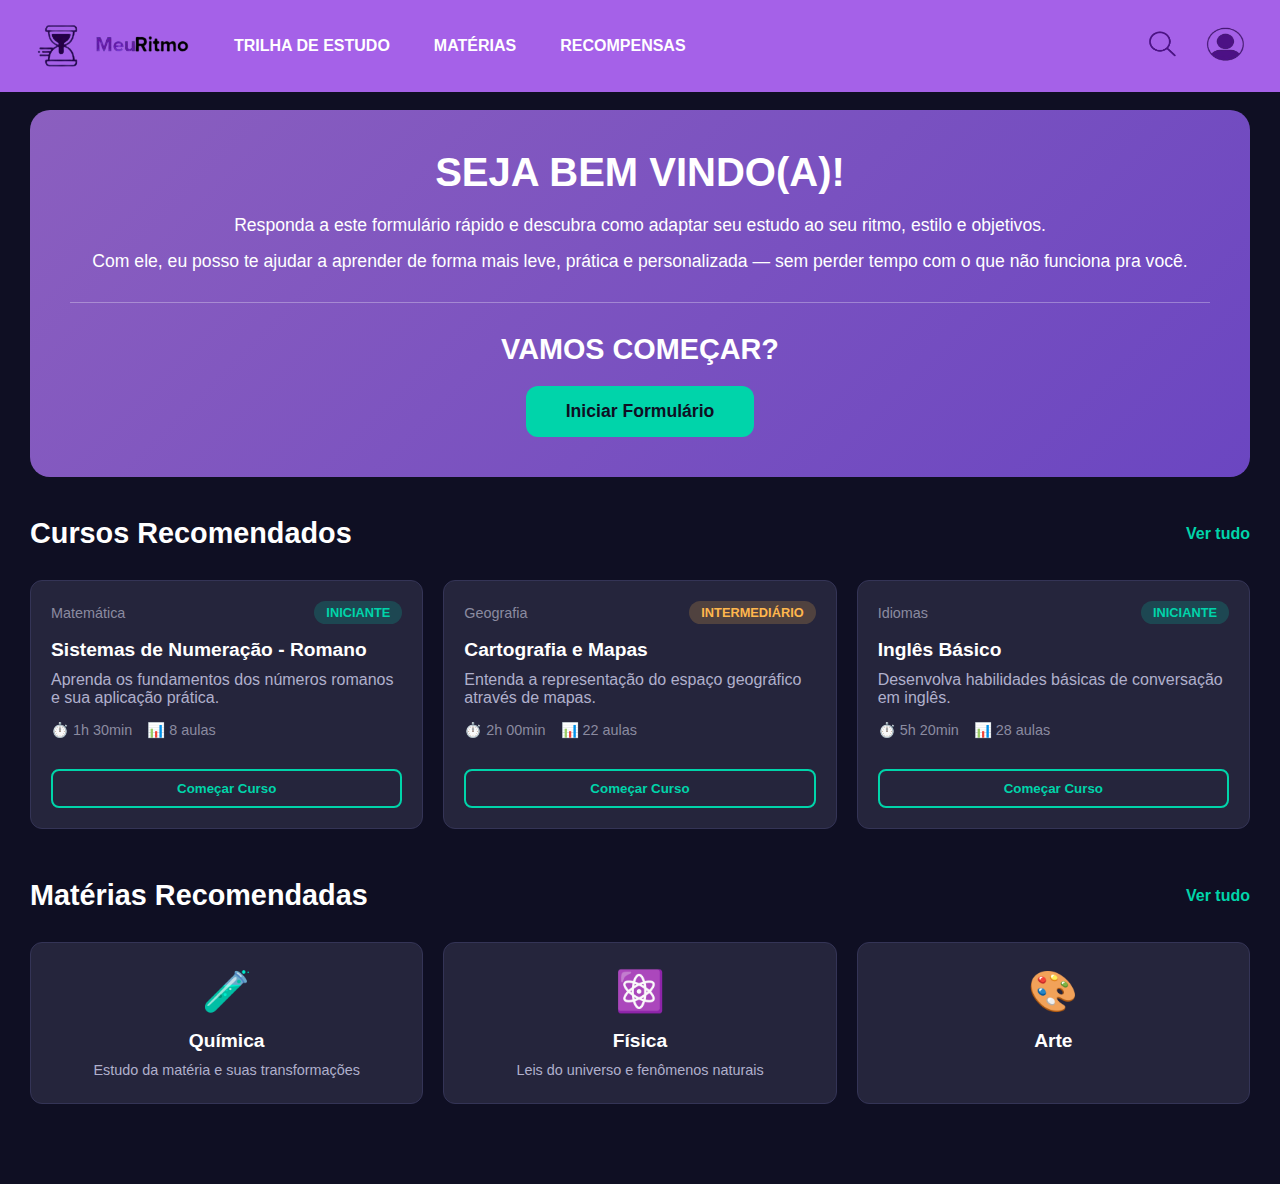
<file: bemvindoteste/bemvindoteste.html>
<!DOCTYPE html>
<html lang="pt-br">
<head>
  <meta charset="UTF-8">
  <meta name="viewport" content="width=device-width, initial-scale=1.0">
  <title>Meu Ritmo - Teste</title>
  <link rel="stylesheet" href="bemvindoteste.css">
</head>
<body>
  <nav>
    <div class="nav-esquerda">
      <a href="inicio.html" class="logo">
        <img src="Captura_de_tela_2025-10-22_193655-removebg-preview.png" alt="Logo">
      </a>
      <div class="menu-botoes">
        <a href="trilha.html">TRILHA DE ESTUDO</a>
        <a href="materias.html">MATÉRIAS</a>
        <a href="recompensas.html">RECOMPENSAS</a>
      </div>
    </div>

    <div class="perfil-container">
      <a href="pesquisa.html">
        <img src="Captura_de_tela_2025-10-22_192802-removebg-preview.png" alt="Pesquisar" class="icone-pesquisa">
      </a>

      <a href="perfil.html" class="perfil">
        <img src="Captura_de_tela_2025-10-22_192821-removebg-preview.png" alt="Perfil">
      </a>
    </div>
  </nav>


  <main>
    <section class="welcome-section">
      <h1>SEJA BEM VINDO(A)!</h1>
      <p>Responda a este formulário rápido e descubra como adaptar seu estudo ao seu ritmo, estilo e objetivos.</p>
      <p>Com ele, eu posso te ajudar a aprender de forma mais leve, prática e personalizada — sem perder tempo com o que não funciona pra você.</p>

      <div class="divider"></div>

      <div class="start-section">
        <h2>VAMOS COMEÇAR?</h2>
        <button class="btn-primary">Iniciar Formulário</button>
      </div>
    </section>

    <section class="courses-section">
      <div class="section-header">
        <h3>Cursos Recomendados</h3>
        <a href="#" class="ver-tudo">Ver tudo</a>
      </div>

      <div class="cards-grid">
        <div class="course-card">
          <div class="card-header">
            <span class="card-category">Matemática</span>
            <span class="card-level iniciante">INICIANTE</span>
          </div>
          <h4>Sistemas de Numeração - Romano</h4>
          <p>Aprenda os fundamentos dos números romanos e sua aplicação prática.</p>
          <div class="card-meta">
            <span>⏱️ 1h 30min</span>
            <span>📊 8 aulas</span>
          </div>
          <button class="btn-secondary">Começar Curso</button>
        </div>

        <div class="course-card">
          <div class="card-header">
            <span class="card-category">Geografia</span>
            <span class="card-level intermediario">INTERMEDIÁRIO</span>
          </div>
          <h4>Cartografia e Mapas</h4>
          <p>Entenda a representação do espaço geográfico através de mapas.</p>
          <div class="card-meta">
            <span>⏱️ 2h 00min</span>
            <span>📊 22 aulas</span>
          </div>
          <button class="btn-secondary">Começar Curso</button>
        </div>

        <div class="course-card">
          <div class="card-header">
            <span class="card-category">Idiomas</span>
            <span class="card-level iniciante">INICIANTE</span>
          </div>
          <h4>Inglês Básico</h4>
          <p>Desenvolva habilidades básicas de conversação em inglês.</p>
          <div class="card-meta">
            <span>⏱️ 5h 20min</span>
            <span>📊 28 aulas</span>
          </div>
          <button class="btn-secondary">Começar Curso</button>
        </div>
      </div>
    </section>

    <section class="subjects-section">
      <div class="section-header">
        <h3>Matérias Recomendadas</h3>
        <a href="#" class="ver-tudo">Ver tudo</a>
      </div>

      <div class="subjects-grid">
        <div class="subject-card">
          <div class="subject-icon">🧪</div>
          <h4>Química</h4>
          <p>Estudo da matéria e suas transformações</p>
        </div>

        <div class="subject-card">
          <div class="subject-icon">⚛️</div>
          <h4>Física</h4>
          <p>Leis do universo e fenômenos naturais</p>
        </div>

        <div class="subject-card">
          <div class="subject-icon">🎨</div>
          <h4>Arte
</file>
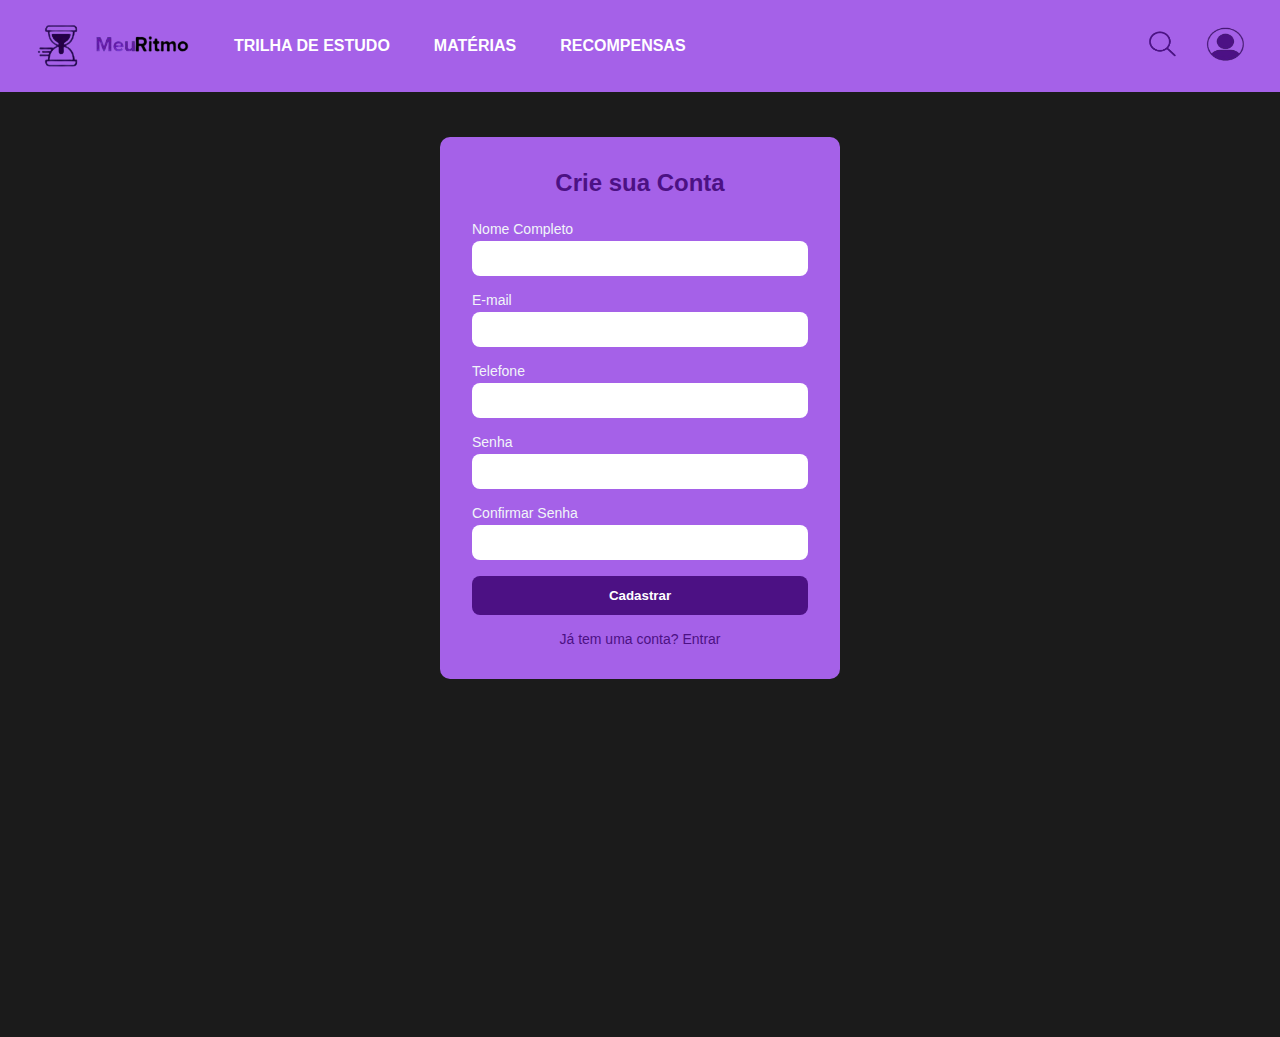
<file: cadastro/cadastro.html>
<!DOCTYPE html>
<html lang="pt-BR">
<head>
  <meta charset="UTF-8" />
  <meta name="viewport" content="width=device-width, initial-scale=1.0" />
  <title>Cadastro - Hábitos+</title>
  <link rel="stylesheet" href="cadastro.css" />
</head>
<body>
  <nav>
    <div class="nav-esquerda">
      <a href="inicio.html" class="logo">
        <img src="Captura_de_tela_2025-10-22_193655-removebg-preview.png" alt="Logo">
      </a>
      <div class="menu-botoes">
        <a href="trilha.html">TRILHA DE ESTUDO</a>
        <a href="materias.html">MATÉRIAS</a>
        <a href="recompensas.html">RECOMPENSAS</a>
      </div>
    </div>

    <div class="perfil-container">
      <a href="pesquisa.html">
        <img src="Captura_de_tela_2025-10-22_192802-removebg-preview.png" alt="Pesquisar" class="icone-pesquisa">
      </a>
      <a href="perfil.html" class="perfil">
        <img src="Captura_de_tela_2025-10-22_192821-removebg-preview.png" alt="Perfil">
      </a>
    </div>
  </nav>

  <div class="container">
    <h2>Crie sua Conta</h2>
    <form>
      <label for="fullname">Nome Completo</label>
      <input type="text" id="fullname" required>

      <label for="email">E-mail</label>
      <input type="email" id="email" required>

      <label for="phone">Telefone</label>
      <input type="tel" id="phone">

      <label for="password">Senha</label>
      <input type="password" id="password" required>

      <label for="confirm-password">Confirmar Senha</label>
      <input type="password" id="confirm-password" required>

      <a href="inicio2.html"><button type="button">Cadastrar</button></a>
    </form>

    <div class="link">
      <a href="login.html">Já tem uma conta? Entrar</a>
    </div>
  </div>
</body>
</html>
</file>
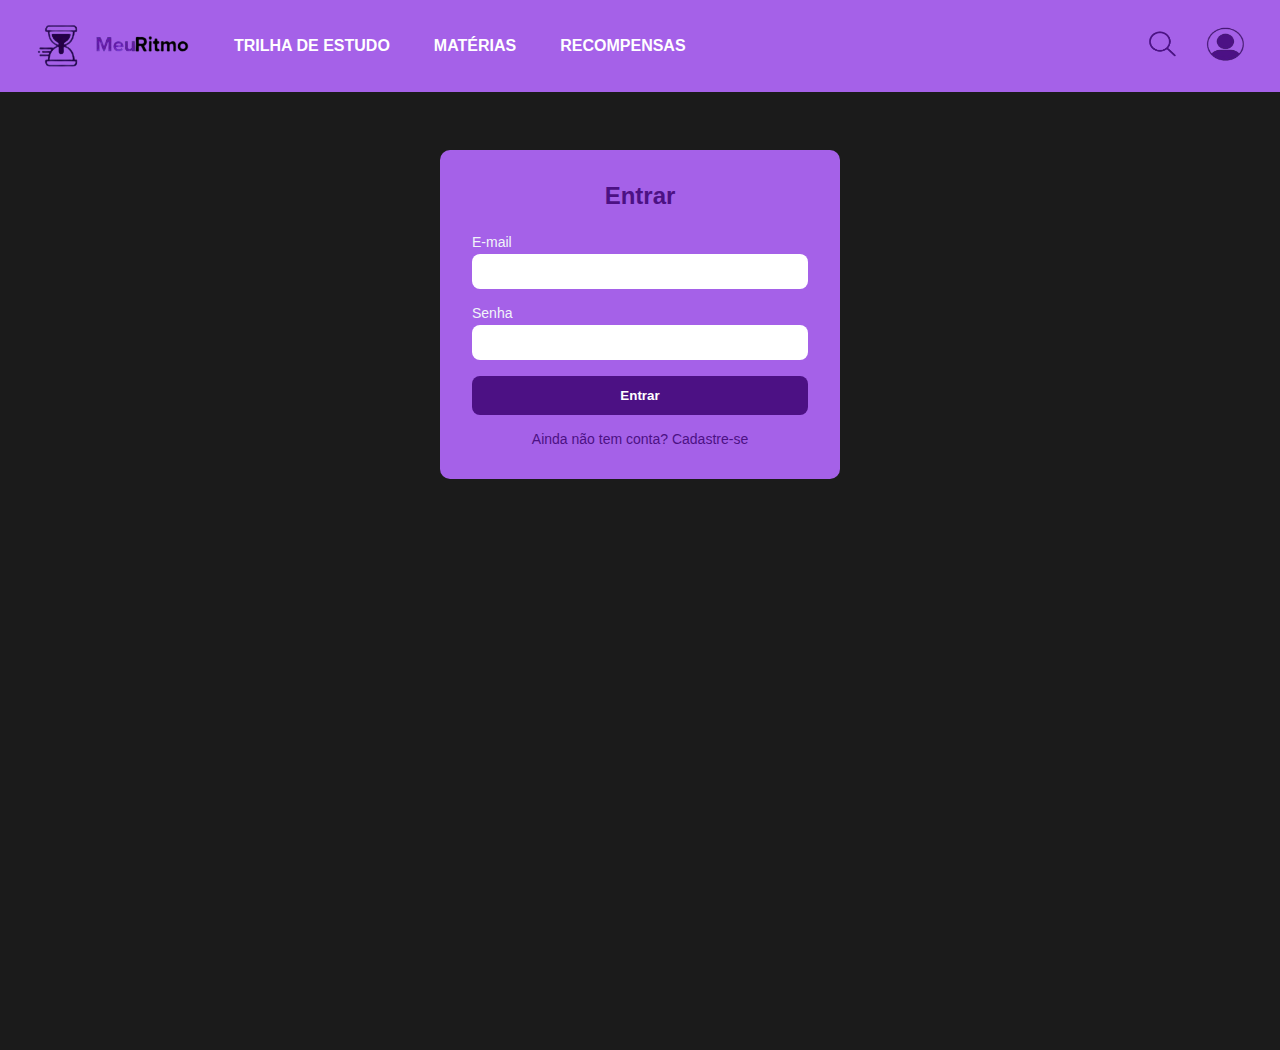
<file: Login/login.html>
<!DOCTYPE html>
<html lang="pt-BR">
<head>
  <meta charset="UTF-8" />
  <meta name="viewport" content="width=device-width, initial-scale=1.0" />
  <title>Login - HÁBITOS+</title>
  <link rel="stylesheet" href="login.css" />

</head>
<body>
  <nav>
    <div class="nav-esquerda">
      <a href="inicio.html" class="logo">
        <img src="Captura_de_tela_2025-10-22_193655-removebg-preview.png" alt="Logo">
      </a>
      <div class="menu-botoes">
        <a href="trilha.html">TRILHA DE ESTUDO</a>
        <a href="materias.html">MATÉRIAS</a>
        <a href="recompensas.html">RECOMPENSAS</a>
      </div>
    </div>

    <div class="perfil-container">
      <a href="pesquisa.html">
        <img src="Captura_de_tela_2025-10-22_192802-removebg-preview.png" alt="Pesquisar" class="icone-pesquisa">
      </a>
      <a href="perfil.html" class="perfil">
        <img src="Captura_de_tela_2025-10-22_192821-removebg-preview.png" alt="Perfil">
      </a>
    </div>
  </nav>

  <div class="container">
    <h2>Entrar</h2>
    <form>
      <label for="email">E-mail</label>
      <input type="email" id="email" required>

      <label for="password">Senha</label>
      <input type="password" id="password" required>
      <a href="inicio2.html"><button type="button" onclick="window.location.href='inicio2.html'">Entrar</button></a>
    </form>
    <div class="link">
      <a href="cadastro.html">Ainda não tem conta? Cadastre-se</a>
    </div>
  </div>
</body>
</html>
</file>
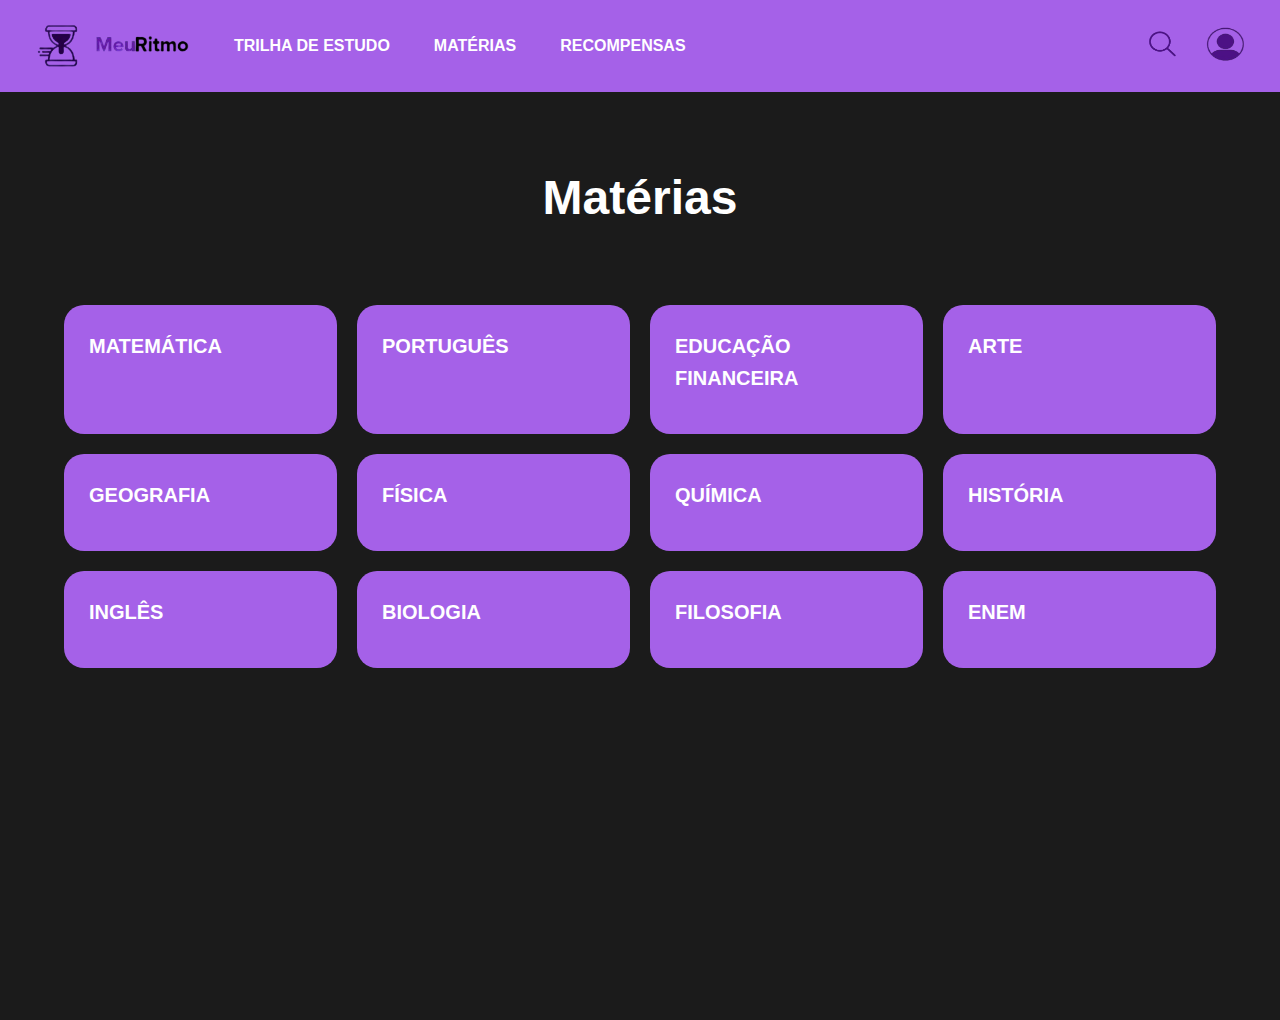
<file: matérias/materias.html>
<!DOCTYPE html>
<html lang="pt-br">
<head>
  <meta charset="UTF-8">
  <title>Matérias</title>
  <link rel="stylesheet" href="materias.css"/>
</head>
<body>
  <nav>
    <div class="nav-esquerda">
      <a href="inicio.html" class="logo">
        <img src="Captura_de_tela_2025-10-22_193655-removebg-preview.png" alt="Logo">
      </a>
      <div class="menu-botoes">
        <a href="trilha.html">TRILHA DE ESTUDO</a>
        <a href="materias.html">MATÉRIAS</a>
        <a href="recompensas.html">RECOMPENSAS</a>
      </div>
    </div>

    <div class="perfil-container">
      <a href="pesquisa.html">
        <img src="Captura_de_tela_2025-10-22_192802-removebg-preview.png" alt="Pesquisar" class="icone-pesquisa">
      </a>
      <a href="perfil.html" class="perfil">
        <img src="Captura_de_tela_2025-10-22_192821-removebg-preview.png" alt="Perfil">
      </a>
    </div>
  </nav>

  <!-- Título -->
  <div class="container">
    <h1>Matérias</h1>
  </div>

  <!-- Cards -->
  <div class="cards">
    <div class="card">
      <h3>MATEMÁTICA</h3>
    </div>

    <div class="card">
      <h3>PORTUGUÊS</h3>
    </div>

    <div class="card">
      <h3>EDUCAÇÃO FINANCEIRA
      </h3>
    </div>

    <div class="card">
      <h3>ARTE</h3>
    </div>

    <div class="card">
      <h3>GEOGRAFIA</h3>
    </div>

    <div class="card">
      <h3>FÍSICA</h3>
    </div>

    <div class="card">
      <h3>QUÍMICA</h3>
    </div>

    <div class="card">
      <h3>HISTÓRIA</h3>
    </div>

    <div class="card">
      <h3>INGLÊS</h3>
    </div>

    <div class="card">
      <h3>BIOLOGIA</h3>
    </div>

    <div class="card">
      <h3>FILOSOFIA</h3>
    </div>

    <div class="card">
      <h3>ENEM</h3>
    </div>
  </div>

</body>
</html>
</file>
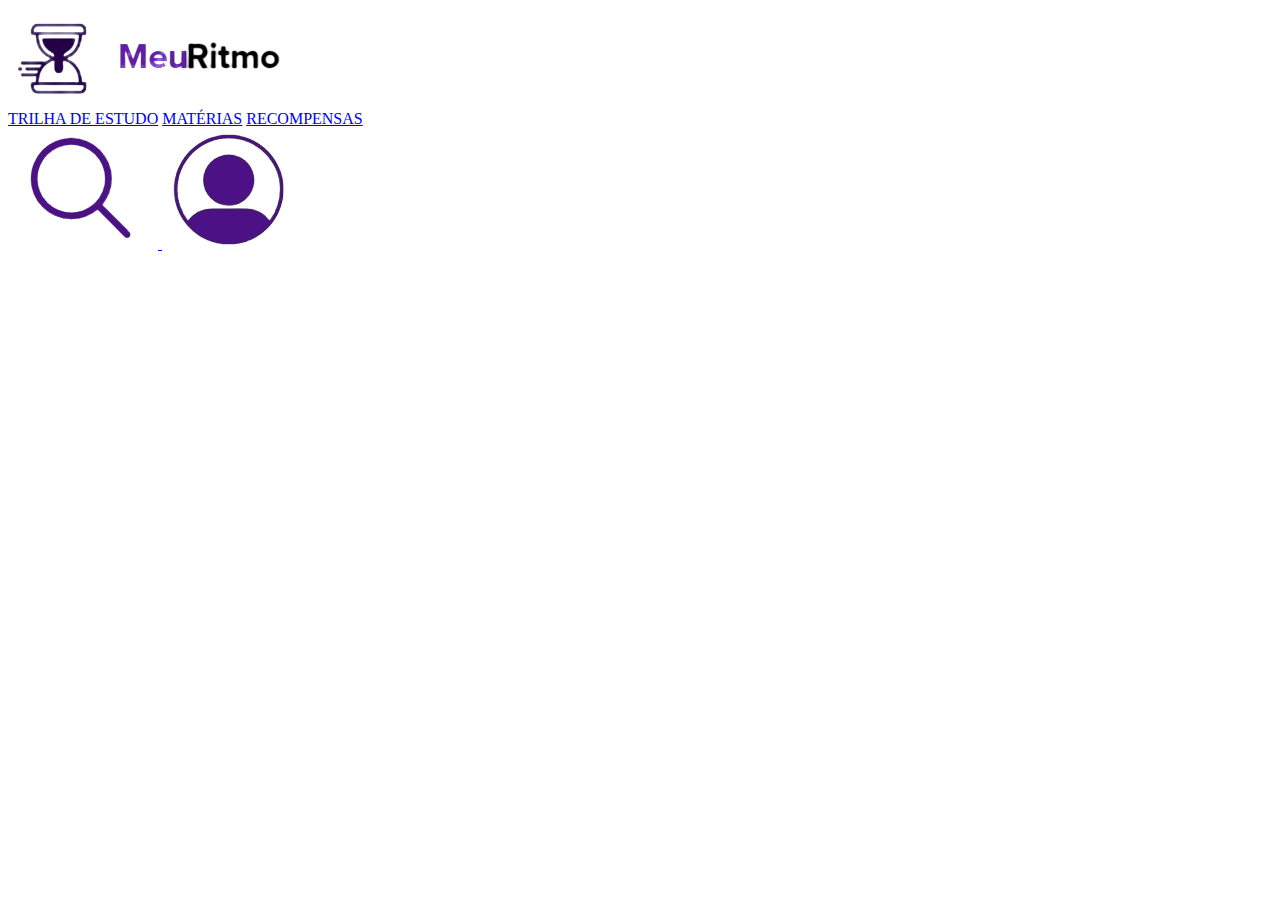
<file: menu inicial/menu-inicial.html>
<body>
    <nav>
    <div class="nav-esquerda">
      <a href="inicio.html" class="logo">
         <img src="Captura_de_tela_2025-10-22_193655-removebg-preview.png" alt="Logo">

      <div class="menu-botoes">
        <a href="trilha.html">TRILHA DE ESTUDO</a>
        <a href="materias.html">MATÉRIAS</a>
        <a href="recompensas.html">RECOMPENSAS</a>
      </div>
    </div>

    <div class="perfil-container">
      <a href="pesquisa.html">
        <img src="Captura_de_tela_2025-10-22_192802-removebg-preview.png" alt="Pesquisar" class="icone-pesquisa">
      </a>

      <a href="perfil.html" class="perfil">
        <img src="Captura_de_tela_2025-10-22_192821-removebg-preview.png" alt="Perfil">
      </a>
    </div>
  </nav>
</file>
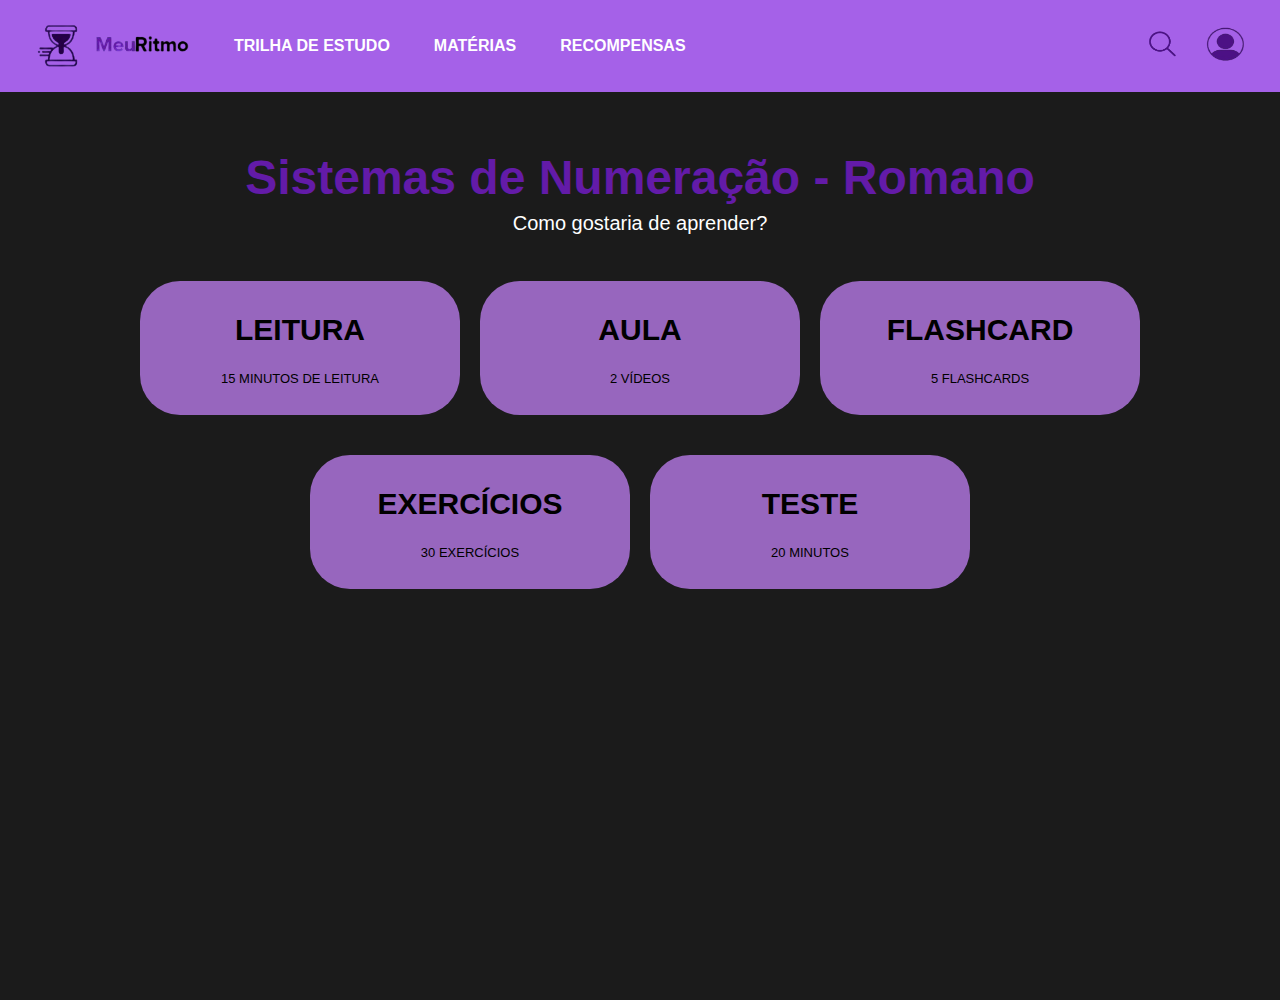
<file: Método/metodo.html>
<!DOCTYPE html>
<html lang="pt-br">
<head>
  <meta charset="UTF-8">
  <title>Matérias</title>
  <link rel="stylesheet" href="metodo.css"/>
  
</head>
<body>
  <nav>
    <div class="nav-esquerda">
      <a href="inicio.html" class="logo">
        <img src="Captura_de_tela_2025-10-22_193655-removebg-preview.png" alt="Logo">
      </a>
      <div class="menu-botoes">
        <a href="trilha.html">TRILHA DE ESTUDO</a>
        <a href="materias.html">MATÉRIAS</a>
        <a href="recompensas.html">RECOMPENSAS</a>
      </div>
    </div>

    <div class="perfil-container">
      <a href="pesquisa.html">
        <img src="Captura_de_tela_2025-10-22_192802-removebg-preview.png" alt="Pesquisar" class="icone-pesquisa">
      </a>

      <a href="perfil.html" class="perfil">
        <img src="Captura_de_tela_2025-10-22_192821-removebg-preview.png" alt="Perfil">
      </a>
    </div>
  </nav>
  
  <div class="container">
    <h2>Sistemas de Numeração - Romano</h2>

    <div class="descricao">
      Como gostaria de aprender?
    </div>

    <div class="cards">
      <div class="card">
        <h3>LEITURA</h3>
        <p>15 MINUTOS DE LEITURA</p>
      </div>

      <div class="card">
        <h3>AULA</h3>
        <p>2 VÍDEOS</p>
      </div>

      <div class="card">
        <h3>FLASHCARD</h3>
        <p>5 FLASHCARDS</p>
      </div>

      <!-- quebra de linha -->
      <div class="break"></div>

      <div class="card">
        <h3>EXERCÍCIOS</h3>
        <p>30 EXERCÍCIOS</p>
      </div>

      <div class="card">
        <h3>TESTE</h3>
        <p>20 MINUTOS</p>
      </div>
    </div>
  </div>
</body>
</html>
</file>
<file: bemvindoteste/bemvindoteste.css>
* { 
    box-sizing: border-box; 
    margin: 0; 
    padding: 0; 
} 

:root {
    --primary-color: #8B5FBF;
    --primary-dark: #6B46C1;
    --secondary-color: #00D4AA;
    --background-dark: #0F0F23;
    --card-dark: #25253C;
    --text-primary: #FFFFFF;
    --text-secondary: #B0B0CC;
    --text-muted: #8B8BA0;
    --border-color: #343456;
}

html, body { 
    height: 100%; 
    font-family: 'Segoe UI', Tahoma, Geneva, Verdana, sans-serif;
    background-color: var(--background-dark);
    color: var(--text-primary);
} 

nav { 
    background-color: #A561E8; 
    color: white; 
    padding: 1rem 2rem; 
    display: flex; 
    align-items: center; 
    justify-content: space-between; 
    position: fixed; 
    top: 0; 
    width: 100%; 
    z-index: 1000; 
} 

.nav-esquerda { 
    display: flex; 
    align-items: center; 
    gap: 30px; 
} 

.logo { 
    display: flex; 
    align-items: center; 
    gap: 10px; 
    color: white; 
    text-decoration: none; 
} 

.logo img { 
    width: 160px; 
    height: 60px; 
} 

.menu-botoes { 
    display: flex; 
    gap: 20px; 
} 

.menu-botoes a { 
    text-decoration: none; 
    font-weight: bold; 
    color: white; 
    padding: 8px 12px; 
} 

.perfil-container { 
    display: flex; 
    align-items: center; 
    gap: 20px; 
} 

.icone-pesquisa { 
    width: 40px; 
    height: 30px; 
} 

.perfil img { 
    width: 45px; 
    height: 35px; 
} 

main { 
    margin-top: 80px; 
    padding: 30px; 
    background-color: var(--background-dark);
    min-height: calc(100vh - 80px);
}

.welcome-section {
    background: linear-gradient(135deg, var(--primary-color), var(--primary-dark));
    color: var(--text-primary);
    padding: 40px;
    border-radius: 20px;
    margin-bottom: 40px;
    text-align: center;
}

.welcome-section h1 {
    font-size: 2.5rem;
    margin-bottom: 20px;
}

.welcome-section p {
    font-size: 1.1rem;
    margin-bottom: 15px;
}

.checkbox-container {
    display: flex;
    align-items: flex-start;
    margin: 25px auto;
    padding: 20px;
    background-color: rgba(255, 255, 255, 0.1);
    border-radius: 12px;
    max-width: 600px;
}

.checkbox-container input[type="checkbox"] {
    margin-right: 15px;
    margin-top: 3px;
    width: 20px;
    height: 20px;
    accent-color: var(--secondary-color);
}

.checkbox-label {
    flex: 1;
    text-align: left;
}

.checkbox-label strong {
    display: block;
    font-size: 1.1rem;
}

.divider {
    height: 1px;
    background: rgba(255,255,255,0.3);
    margin: 30px 0;
}

.start-section h2 {
    font-size: 1.8rem;
    margin-bottom: 20px;
}

.btn-primary {
    background: var(--secondary-color);
    color: var(--background-dark);
    border: none;
    padding: 15px 40px;
    border-radius: 12px;
    font-size: 1.1rem;
    font-weight: 600;
    cursor: pointer;
}

.btn-secondary {
    background: transparent;
    color: var(--secondary-color);
    border: 2px solid var(--secondary-color);
    padding: 10px 20px;
    border-radius: 8px;
    font-weight: 600;
    cursor: pointer;
    width: 100%;
    margin-top: 15px;
}

.section-header {
    display: flex;
    justify-content: space-between;
    align-items: center;
    margin-bottom: 30px;
}

.section-header h3 {
    font-size: 1.8rem;
}

.ver-tudo {
    color: var(--secondary-color);
    text-decoration: none;
    font-weight: 600;
}

.courses-section {
    margin-bottom: 50px;
}

.cards-grid {
    display: grid;
    grid-template-columns: repeat(auto-fit, minmax(300px, 1fr));
    gap: 20px;
}

.course-card {
    background: var(--card-dark);
    padding: 20px;
    border-radius: 12px;
    border: 1px solid var(--border-color);
}

.card-header {
    display: flex;
    justify-content: space-between;
    align-items: center;
    margin-bottom: 15px;
}

.card-category {
    color: var(--text-muted);
    font-size: 0.9rem;
}

.card-level {
    padding: 4px 12px;
    border-radius: 20px;
    font-size: 0.8rem;
    font-weight: 600;
}

.card-level.iniciante {
    background: rgba(0, 212, 170, 0.2);
    color: var(--secondary-color);
}

.card-level.intermediario {
    background: rgba(255, 183, 77, 0.2);
    color: #FFB74D;
}

.course-card h4 {
    font-size: 1.2rem;
    margin-bottom: 10px;
}

.course-card p {
    color: var(--text-secondary);
    margin-bottom: 15px;
}

.card-meta {
    display: flex;
    gap: 15px;
    color: var(--text-muted);
    font-size: 0.9rem;
    margin-bottom: 15px;
}

.subjects-section {
    margin-bottom: 50px;
}

.subjects-grid {
    display: grid;
    grid-template-columns: repeat(auto-fit, minmax(250px, 1fr));
    gap: 20px;
}

.subject-card {
    background: var(--card-dark);
    padding: 25px;
    border-radius: 12px;
    border: 1px solid var(--border-color);
    text-align: center;
}

.subject-icon {
    font-size: 2.5rem;
    margin-bottom: 15px;
}

.subject-card h4 {
    font-size: 1.2rem;
    margin-bottom: 10px;
}

.subject-card p {
    color: var(--text-secondary);
    font-size: 0.9rem;
}
</file>
<file: cadastro/cadastro.css>
* {
  margin: 0;
  padding: 0;
  box-sizing: border-box;
}

body {
  margin-top: 137px;
  font-family: Arial, sans-serif;
  background-color: #1B1B1B;
  color: #f1f5f9;
}

/* NAVBAR */
 * {
      box-sizing: border-box;
      margin: 0;
      padding: 0;
    }

    html, body {
      height: 100%;
    }

    nav {
      background-color: #A561E8;
      color: white;
      padding: 1rem 2rem;
      display: flex;
      align-items: center;
      justify-content: space-between;
      position: fixed;
      top: 0;
      width: 100%;
      z-index: 1000;
    }

    .nav-esquerda {
      display: flex;
      align-items: center;
      gap: 30px;
    }

    .logo {
      display: flex;
      align-items: center;
      gap: 10px;
      color: white;
      text-decoration: none;
    }

    .logo img {
      width: 160px;
      height: 60px;
    }

    .menu-botoes {
      display: flex;
      gap: 20px;
        }

    .menu-botoes a {
      text-decoration: none;
      font-weight: bold;
      color: white;
      padding: 8px 12px;
    }

    .perfil-container {
      display: flex;
      align-items: center;
      gap: 20px; 
    }

    .icone-pesquisa {
      width: 40px;
      height: 30px;
    }

    .perfil img {
      width: 45px;
      height: 35px;
    }

    main {
      margin-top: 80px; 
      padding: 20px;
      color: white;
    }


/* FORMULÁRIO */
.container {
  width: 400px;
  margin: 120px auto 60px auto;
  padding: 32px;
  background-color: #A561E8;
  border-radius: 10px;
}

h2 {
  text-align: center;
  color: #4C1184;
  margin-bottom: 24px;
}

label {
  display: block;
  margin-bottom: 4px;
  font-size: 14px;
}

input {
  width: 100%;
  padding: 10px;
  margin-bottom: 16px;
  border-radius: 8px;
  background-color: #ffffff;
  color: #f1f5f9;
  border: none;
  outline: none;
}

button {
  width: 100%;
  padding: 12px;
  background-color: #4C1184;
  color: #ffffff;
  font-weight: bold;
  border: none;
  border-radius: 8px;
  cursor: pointer;
}

.link {
  text-align: center;
  margin-top: 16px;
  font-size: 14px;
}

.link a {
  color: #4C1184;
  text-decoration: none;
}

@media (max-width: 480px) {
  .container {
    width: 90%;
    padding: 20px;
  }
}
</file>
<file: Login/login.css>
* {
  margin: 0;
  padding: 0;
  box-sizing: border-box;
}

body {
  margin-top: 150px;
  font-family: Arial, sans-serif;
  background-color: #1B1B1B;
  color: #f1f5f9;
}

/* NAVBAR */
 * {
      box-sizing: border-box;
      margin: 0;
      padding: 0;
    }

    html, body {
      height: 100%;
    }

    nav {
      background-color: #A561E8;
      color: white;
      padding: 1rem 2rem;
      display: flex;
      align-items: center;
      justify-content: space-between;
      position: fixed;
      top: 0;
      width: 100%;
      z-index: 1000;
    }

    .nav-esquerda {
      display: flex;
      align-items: center;
      gap: 30px;
    }

    .logo {
      display: flex;
      align-items: center;
      gap: 10px;
      color: white;
      text-decoration: none;
    }

    .logo img {
      width: 160px;
      height: 60px;
    }

    .menu-botoes {
      display: flex;
      gap: 20px;
        }

    .menu-botoes a {
      text-decoration: none;
      font-weight: bold;
      color: white;
      padding: 8px 12px;
    }

    .perfil-container {
      display: flex;
      align-items: center;
      gap: 20px; 
    }

    .icone-pesquisa {
      width: 40px;
      height: 30px;
    }

    .perfil img {
      width: 45px;
      height: 35px;
    }

    main {
      margin-top: 80px; 
      padding: 20px;
      color: white;
    }


/* CONTEÚDO PRINCIPAL */
.container {
  width: 400px;
  margin: 60px auto;
  padding: 32px;
  background-color: #A561E8;
  border-radius: 10px;
}

h2 {
  text-align: center;
  color: #4C1184;
  margin-bottom: 24px;
}

label {
  display: block;
  margin-bottom: 4px;
  font-size: 14px;
}

input {
  width: 100%;
  padding: 10px;
  margin-bottom: 16px;
  border-radius: 8px;
  background-color: #ffffff;
  color: #f1f5f9;
  border: none;
  outline: none;
}

button {
  width: 100%;
  padding: 12px;
  background-color: #4C1184;
  color: #ffffff;
  font-weight: bold;
  border: none;
  border-radius: 8px;
  cursor: pointer;
}

.link {
  text-align: center;
  margin-top: 16px;
  font-size: 14px;
}

.link a {
  color: #4C1184;
  text-decoration: none;
}

@media (max-width: 480px) {
  .container {
    width: 90%;
    padding: 20px;
  }
}
</file>
<file: Método/metodo.css>
body {
    margin: 0;
    padding: 0;
    font-family: "Montserrat", sans-serif;
    background-color: #1B1B1B;
}

.container {
    padding: 50px 5%;
    text-align: center;
    margin-top: 100px;
}

.container h2 {
    font-size: 48px;
    color: #631BA8;
}

.descricao {
    margin-bottom: 30px;
    font-size: 20px;
    color: #ffffff;
    line-height: 1.8;
    margin: 0 auto;
}

.cards {
    display: flex;
    justify-content: center;
    gap: 20px;
    flex-wrap: wrap;
    margin-top: 40px;
}

.card {
    background-color: #9766BE;
    border-radius: 40px;
    padding: 25px;
    flex: 1;
    min-width: 250px;
    max-width: 320px;
    box-sizing: border-box;
    line-height: 1.6;
}

.card h3 {
    font-family: 'Comic Sans MS', cursive, sans-serif;
    font-size: 30px;
    margin-bottom: 15px;
}

.card p {
    font-size: 13px;
    color: #000;
}

/* quebra de linha entre os cards */
.break {
    flex-basis: 100%;
    height: 0;
}

.pe {
    margin: 0px;
    background-color: #006494;
    width: 100%;
    display: flex;
    height: 90px;
    align-items: center;
    justify-content: space-between;
    position: relative;
    overflow: hidden;
}

.pe p {
    color: #ffffff;
    text-align: center;
    display: flex; 
    justify-content: center; 
    align-items: center; 
    height: 100vh;
}

.oi {
    text-align: center;
    display: flex; 
    justify-content: center; 
    align-items: center; 
    height: 100vh;
}

 * {
      box-sizing: border-box;
      margin: 0;
      padding: 0;
    }

    html, body {
      height: 100%;
    }

    nav {
      background-color: #A561E8;
      color: white;
      padding: 1rem 2rem;
      display: flex;
      align-items: center;
      justify-content: space-between;
      position: fixed;
      top: 0;
      width: 100%;
      z-index: 1000;
    }

    .nav-esquerda {
      display: flex;
      align-items: center;
      gap: 30px;
    }

    .logo {
      display: flex;
      align-items: center;
      gap: 10px;
      color: white;
      text-decoration: none;
    }

    .logo img {
      width: 160px;
      height: 60px;
    }

    .menu-botoes {
      display: flex;
      gap: 20px;
        }

    .menu-botoes a {
      text-decoration: none;
      font-weight: bold;
      color: white;
      padding: 8px 12px;
    }

    .perfil-container {
      display: flex;
      align-items: center;
      gap: 20px; 
    }

    .icone-pesquisa {
      width: 40px;
      height: 30px;
    }

    .perfil img {
      width: 45px;
      height: 35px;
    }

    main {
      margin-top: 80px; 
      padding: 20px;
      color: white;
    }
</file>
<file: matérias/materias.css>
/* Reset básico */
* {
  box-sizing: border-box;
  margin: 0;
  padding: 0;
}

html, body {
  height: 100%;
  font-family: sans-serif; /* fonte original do navegador */
  background-color: #1B1B1B;
  color: white;
}

/* Navbar */
nav {
  background-color: #A561E8;
  color: white;
  padding: 1rem 2rem;
  display: flex;
  align-items: center;
  justify-content: space-between;
  position: fixed;
  top: 0;
  width: 100%;
  z-index: 1000;
}

.nav-esquerda {
  display: flex;
  align-items: center;
  gap: 30px;
}

.logo {
  display: flex;
  align-items: center;
  gap: 10px;
  color: white;
  text-decoration: none;
}

.logo img {
  width: 160px;
  height: 60px;
}

.menu-botoes {
  display: flex;
  gap: 20px;
}

.menu-botoes a {
  text-decoration: none;
  font-weight: bold;
  color: white;
  padding: 8px 12px;
}

.perfil-container {
  display: flex;
  align-items: center;
  gap: 20px; 
}

.icone-pesquisa {
  width: 40px;
  height: 30px;
}

.perfil img {
  width: 45px;
  height: 35px;
}

/* Container do título */
.container {
  padding: 50px 5%;
  text-align: center;
  margin-top: 120px; /* espaço para navbar fixa */
}

.container h1 {
  font-size: 48px;
  color: #ffffff;
  margin-bottom: 30px;
}

/* Cards */
.cards {
  display: flex;
  flex-wrap: wrap; /* permite quebrar linha */
  justify-content: center;
  gap: 20px;
  padding: 0 5%;
}

.card {
  background-color: #A561E8;
  border-radius: 20px;
  padding: 25px;
  flex: 1 1 calc(25% - 20px); /* 4 cards por linha */
  min-width: 250px;
  max-width: 300px;
  box-sizing: border-box;
  line-height: 1.6;
}

.card h3 {
  font-size: 20px;
  margin-bottom: 15px;
}

.card p {
  font-size: 14px;
  color: #000;
  line-height: 1.5;
}
</file>
